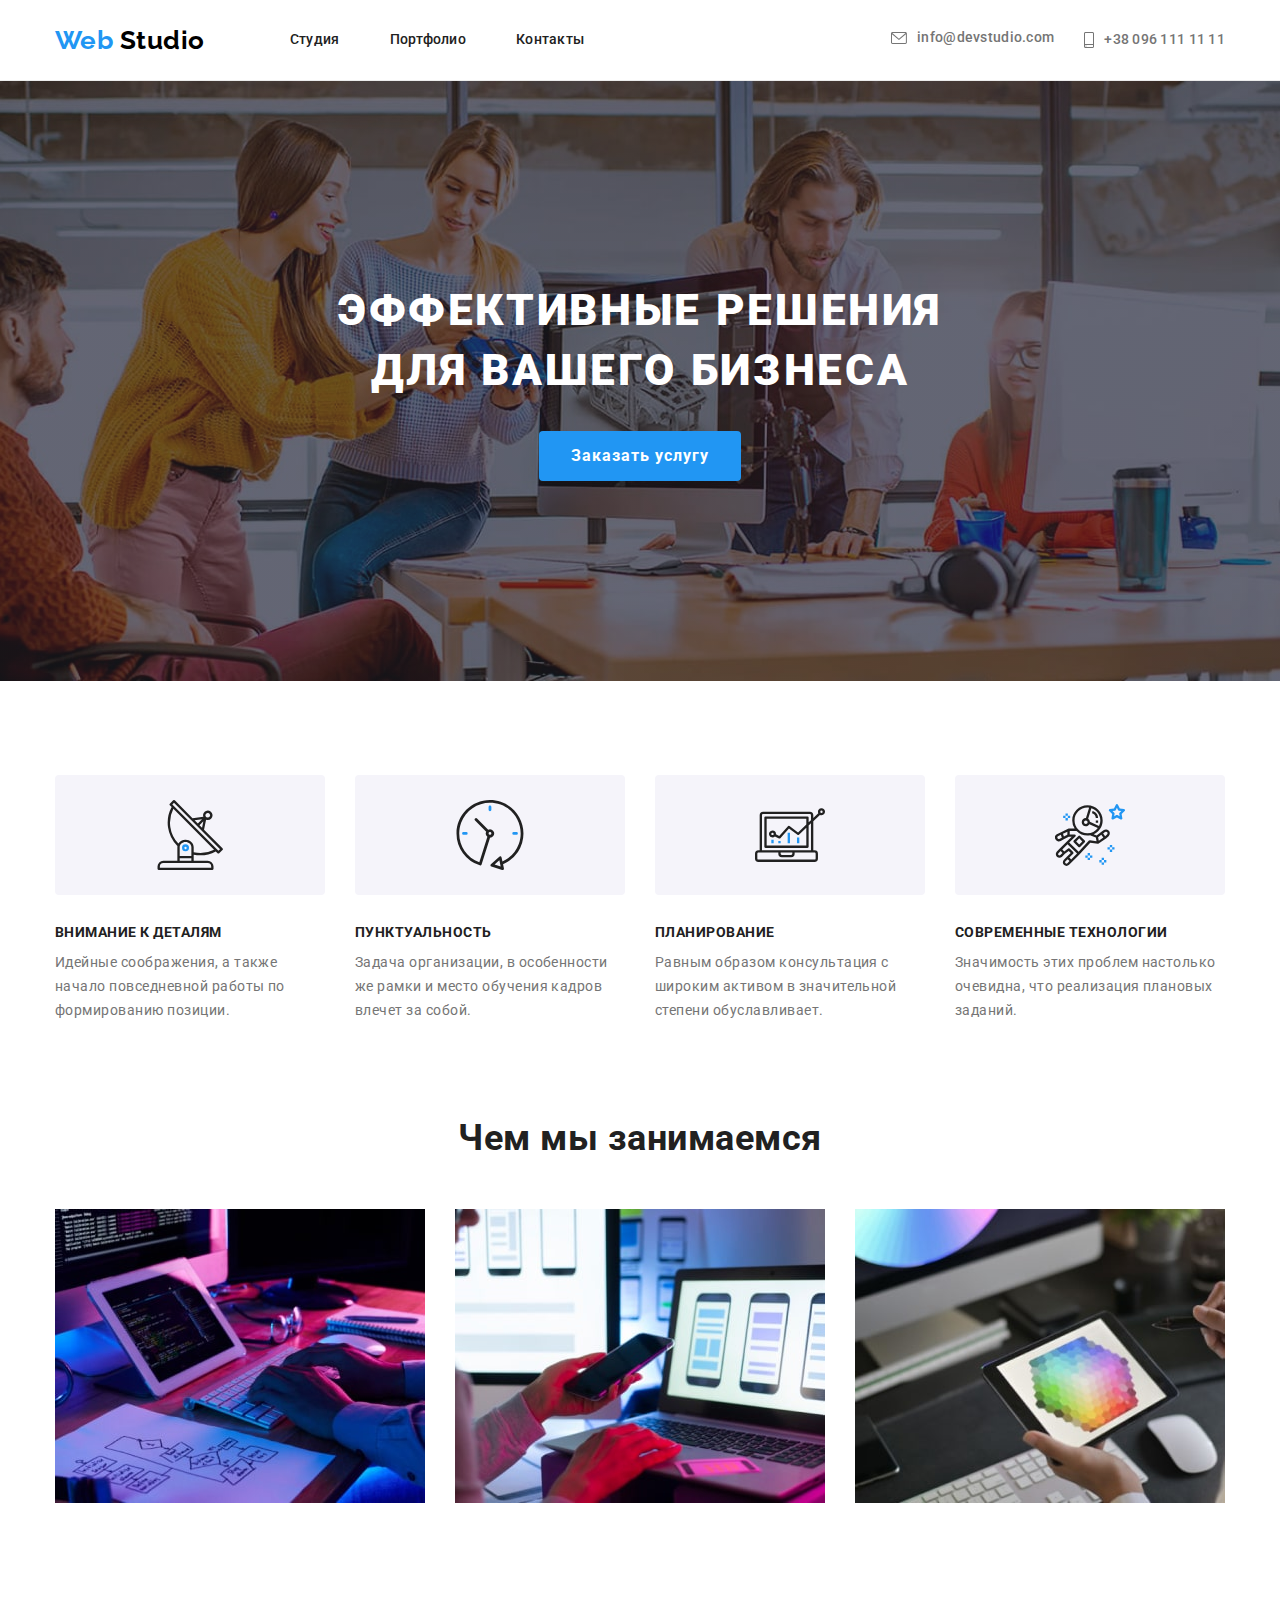
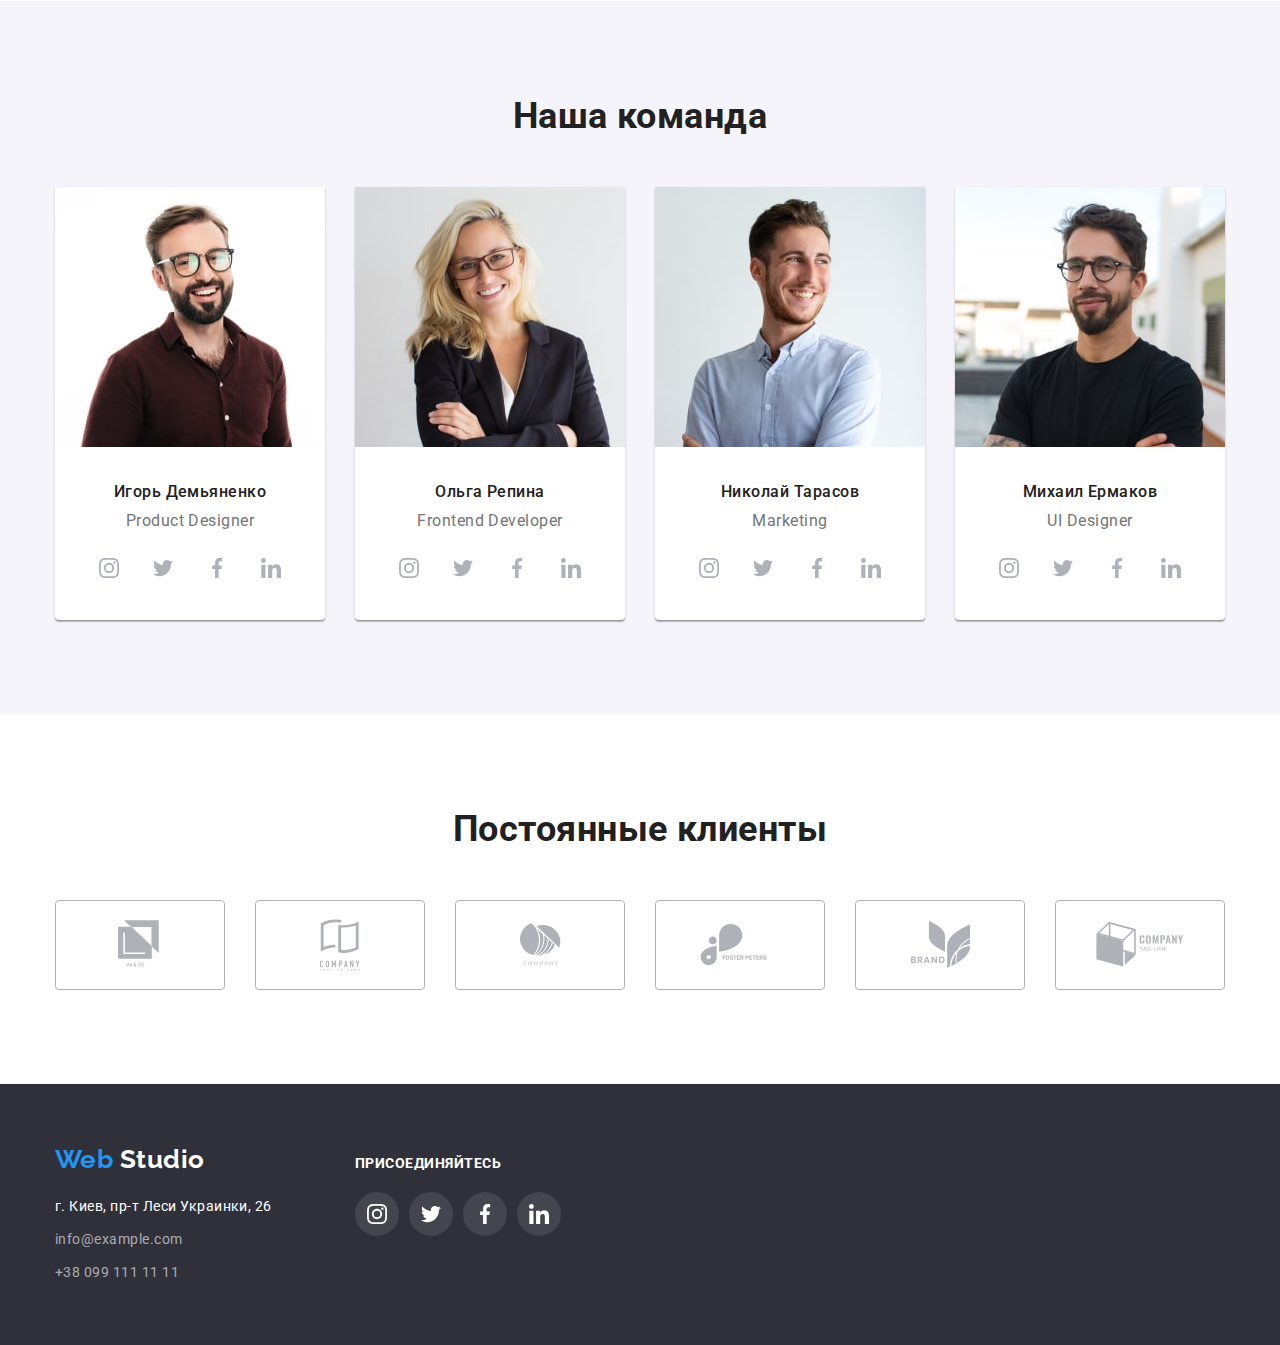
<file: index.html>
<!DOCTYPE html>
<html lang="ru">
  <head>
    <meta charset="UTF-8" />
    <meta name="viewport" content="width=device-width, initial-scale=1.0" />
    <title>Web Studio</title>
    <link
      href="https://fonts.googleapis.com/css2?family=Raleway:wght@700&family=Roboto:wght@400;500;700;900&display=swap"
      rel="stylesheet"
    />
    <link rel="stylesheet" href="./css/normalize.css" />
    <link rel="stylesheet" href="./css/styles.css" />
  </head>
  <body>
    <header class="header">
      <div class="flex-container">
        <a href="./index.html" class="logo link"
          ><span class="logo-accent">Web</span> Studio</a
        >
        <nav>
          <ul class="list site-nav">
            <li class="item">
              <a href="./index.html" class="link page-nav">Студия</a>
            </li>
            <li class="item">
              <a href="./portfolio.html" class="link page-nav">Портфолио</a>
            </li>
            <li class="item"><a href="#" class="link page-nav">Контакты</a></li>
          </ul>
        </nav>
        <ul class="list site-nav-phone">
          <li class="item-phone">
            <a href="mailto:info@devstudio.com" class="link phones-nav">
              <svg class="icon-mail">
                <use href="./images/symbol-defs.svg#icon-envelope"></use>
              </svg>
              info@devstudio.com
            </a>
          </li>
          <li class="item-phone">
            <a href="tel:+380961111111" class="link phones-nav">
              <svg class="icon-phone">
                <use href="./images/symbol-defs.svg#icon-smartphone"></use>
              </svg>
              +38 096 111 11 11</a
            >
          </li>
        </ul>
      </div>
    </header>
    <main>
      <!--Hero section-->
      <section class="hero">
        <h1 class="hero-title">Эффективные решения для вашего бизнеса</h1>
        <button class="button">Заказать услугу</button>
      </section>
      <!--Our advantages-->
      <section class="section-advantages">
        <div class="flex-container">
          <h2 hidden>Наши преимущества</h2>
          <ul class="list advantages-list">
            <li class="item-advantages">
              <div class="bg-advantages">
                <svg class="icon-advantages">
                  <use href="./images/symbol-defs.svg#icon-group"></use>
                </svg>
              </div>
              <h3 class="title">Внимание к деталям</h3>
              <p class="text">
                Идейные соображения, а также начало повседневной работы по
                формированию позиции.
              </p>
            </li>
            <li class="item-advantages">
              <div class="bg-advantages">
                <svg class="icon-advantages">
                  <use href="./images/symbol-defs.svg#icon-clock"></use>
                </svg>
              </div>
              <h3 class="title">Пунктуальность</h3>
              <p class="text">
                Задача организации, в особенности же рамки и место обучения
                кадров влечет за собой.
              </p>
            </li>
            <li class="item-advantages">
              <div class="bg-advantages">
                <svg class="icon-advantages">
                  <use href="./images/symbol-defs.svg#icon-diagram"></use>
                </svg>
              </div>
              <h3 class="title">Планирование</h3>
              <p class="text">
                Равным образом консультация с широким активом в значительной
                степени обуславливает.
              </p>
            </li>
            <li class="item-advantages">
              <div class="bg-advantages">
                <svg class="icon-advantages">
                  <use href="./images/symbol-defs.svg#icon-astronaut"></use>
                </svg>
              </div>
              <h3 class="title">Современные технологии</h3>
              <p class="text">
                Значимость этих проблем настолько очевидна, что реализация
                плановых заданий.
              </p>
            </li>
          </ul>
        </div>
      </section>
      <!--What we do-->
      <section class="section-services">
        <div class="block-container">
          <h2 class="section-title">Чем мы занимаемся</h2>
          <ul class="list services-list">
            <li class="item-services">
              <img
                src="./images/desktopnye-prilozheniya.jpg"
                alt="Разработка десктопных приложений"
                width="370"
              />
              <!-- <h3 class="title">Десктопные приложения</h3> -->
            </li>
            <li class="item-services">
              <img
                src="./images/mobilnye-prilozheniya.jpg"
                alt="Разработка мобильных приложений"
                width="370"
              />
              <!-- <h3 class="title">Мобильные приложения</h3> -->
            </li>
            <li class="item-services">
              <img src="./images/dizajnerskie-resheniya.jpg" alt="Разработка
              дизайна width="370"">
              <!-- <h3 class="title">Дизайнерские решения</h3> -->
            </li>
          </ul>
        </div>
      </section>
      <!--Our team-->
      <section class="section-team">
        <div class="block-container">
          <h2 class="section-title">Наша команда</h2>
          <ul class="list team-list">
            <li class="item-team">
              <img
                src="./images/Igor-Demyanenko.jpg"
                alt="Фото Игорь Демьяненко"
                width="270"
              />
              <h3 class="title">Игорь Демьяненко</h3>
              <p class="text">Product Designer</p>
              <ul class="list social-list-team">
                <li>
                  <a
                    class="social-link-team"
                    href="https://www.instagram.com/"
                    target="_blank"
                    rel="noopener noreferrer"
                    aria-label="Instagram"
                  >
                    <svg class="social-icon-team">
                      <use href="./images/symbol-defs.svg#icon-instagram"></use>
                    </svg>
                  </a>
                </li>
                <li>
                  <a
                    class="social-link-team"
                    href="https://twitter.com/"
                    target="_blank"
                    rel="noopener noreferrer"
                    aria-label="Twitter"
                  >
                    <svg class="social-icon-team">
                      <use href="./images/symbol-defs.svg#icon-twitter"></use>
                    </svg>
                  </a>
                </li>
                <li>
                  <a
                    class="social-link-team"
                    href="#"
                    target="_blank"
                    rel="noopener noreferrer"
                    aria-label="Facebook"
                  >
                    <svg class="social-icon-team">
                      <use href="./images/symbol-defs.svg#icon-facebook"></use>
                    </svg>
                  </a>
                </li>
                <li>
                  <a
                    class="social-link-team"
                    href="https://www.linkedin.com/"
                    target="_blank"
                    rel="noopener noreferrer"
                    aria-label="Linkedin"
                  >
                    <svg class="social-icon-team">
                      <use href="./images/symbol-defs.svg#icon-linkedin"></use>
                    </svg>
                  </a>
                </li>
              </ul>
            </li>
            <li class="item-team">
              <img
                src="./images/Olga-Repina.jpg"
                alt="Фото Ольга Репина"
                width="270"
              />
              <h3 class="title">Ольга Репина</h3>
              <p class="text">Frontend Developer</p>
              <ul class="list social-list-team">
                <li>
                  <a
                    class="social-link-team"
                    href="https://www.instagram.com/"
                    target="_blank"
                    rel="noopener noreferrer"
                    aria-label="Instagram"
                  >
                    <svg class="social-icon-team">
                      <use href="./images/symbol-defs.svg#icon-instagram"></use>
                    </svg>
                  </a>
                </li>
                <li>
                  <a
                    class="social-link-team"
                    href="https://twitter.com/"
                    target="_blank"
                    rel="noopener noreferrer"
                    aria-label="Twitter"
                  >
                    <svg class="social-icon-team">
                      <use href="./images/symbol-defs.svg#icon-twitter"></use>
                    </svg>
                  </a>
                </li>
                <li>
                  <a
                    class="social-link-team"
                    href="#"
                    target="_blank"
                    rel="noopener noreferrer"
                    aria-label="Facebook"
                  >
                    <svg class="social-icon-team">
                      <use href="./images/symbol-defs.svg#icon-facebook"></use>
                    </svg>
                  </a>
                </li>
                <li>
                  <a
                    class="social-link-team"
                    href="https://www.linkedin.com/"
                    target="_blank"
                    rel="noopener noreferrer"
                    aria-label="Linkedin"
                  >
                    <svg class="social-icon-team">
                      <use href="./images/symbol-defs.svg#icon-linkedin"></use>
                    </svg>
                  </a>
                </li>
              </ul>
            </li>
            <li class="item-team">
              <img
                src="./images/Nikolaj-Tarasov.jpg"
                alt="Фото Николай Тарасов"
                width="270"
              />
              <h3 class="title">Николай Тарасов</h3>
              <p class="text">Marketing</p>
              <ul class="list social-list-team">
                <li>
                  <a
                    class="social-link-team"
                    href="https://www.instagram.com/"
                    target="_blank"
                    rel="noopener noreferrer"
                    aria-label="Instagram"
                  >
                    <svg class="social-icon-team">
                      <use href="./images/symbol-defs.svg#icon-instagram"></use>
                    </svg>
                  </a>
                </li>
                <li>
                  <a
                    class="social-link-team"
                    href="https://twitter.com/"
                    target="_blank"
                    rel="noopener noreferrer"
                    aria-label="Twitter"
                  >
                    <svg class="social-icon-team">
                      <use href="./images/symbol-defs.svg#icon-twitter"></use>
                    </svg>
                  </a>
                </li>
                <li>
                  <a
                    class="social-link-team"
                    href="#"
                    target="_blank"
                    rel="noopener noreferrer"
                    aria-label="Facebook"
                  >
                    <svg class="social-icon-team">
                      <use href="./images/symbol-defs.svg#icon-facebook"></use>
                    </svg>
                  </a>
                </li>
                <li>
                  <a
                    class="social-link-team"
                    href="https://www.linkedin.com/"
                    target="_blank"
                    rel="noopener noreferrer"
                    aria-label="Linkedin"
                  >
                    <svg class="social-icon-team">
                      <use href="./images/symbol-defs.svg#icon-linkedin"></use>
                    </svg>
                  </a>
                </li>
              </ul>
            </li>
            <li class="item-team">
              <img
                src="./images/Mihail-Ermakov.jpg"
                alt="Фото Михаил Ермаков"
                width="270"
              />
              <h3 class="title">Михаил Ермаков</h3>
              <p class="text">UI Designer</p>
              <ul class="list social-list-team">
                <li>
                  <a
                    class="social-link-team"
                    href="https://www.instagram.com/"
                    target="_blank"
                    rel="noopener noreferrer"
                    aria-label="Instagram"
                  >
                    <svg class="social-icon-team">
                      <use href="./images/symbol-defs.svg#icon-instagram"></use>
                    </svg>
                  </a>
                </li>
                <li>
                  <a
                    class="social-link-team"
                    href="https://twitter.com/"
                    target="_blank"
                    rel="noopener noreferrer"
                    aria-label="Twitter"
                  >
                    <svg class="social-icon-team">
                      <use href="./images/symbol-defs.svg#icon-twitter"></use>
                    </svg>
                  </a>
                </li>
                <li>
                  <a
                    class="social-link-team"
                    href="#"
                    target="_blank"
                    rel="noopener noreferrer"
                    aria-label="Facebook"
                  >
                    <svg class="social-icon-team">
                      <use href="./images/symbol-defs.svg#icon-facebook"></use>
                    </svg>
                  </a>
                </li>
                <li>
                  <a
                    class="social-link-team"
                    href="https://www.linkedin.com/"
                    target="_blank"
                    rel="noopener noreferrer"
                    aria-label="Linkedin"
                  >
                    <svg class="social-icon-team">
                      <use href="./images/symbol-defs.svg#icon-linkedin"></use>
                    </svg>
                  </a>
                </li>
              </ul>
            </li>
          </ul>
        </div>
      </section>
      <!--Regular customers-->
      <section class="section-customers">
        <div class="block-container">
          <h2 class="section-title">Постоянные клиенты</h2>
          <ul class="list customers-list">
            <li class="item-customer">
              <a
                class="customer-link"
                href="#"
                target="_blank"
                rel="noopener noreferrer"
                aria-label="COMPANY TAGLINE HERE"
              >
                <svg class="icon-customer logo-1">
                  <use href="./images/symbol-defs.svg#icon-logo-1"></use>
                </svg>
              </a>
            </li>
            <li class="item-customer">
              <a
                class="customer-link"
                href="#"
                target="_blank"
                rel="noopener noreferrer"
                aria-label="COMPANY"
              >
                <svg class="icon-customer logo-2">
                  <use href="./images/symbol-defs.svg#icon-logo-2"></use>
                </svg>
              </a>
            </li>
            <li class="item-customer">
              <a
                class="customer-link"
                href="#"
                target="_blank"
                rel="noopener noreferrer"
                aria-label="YA & CO"
              >
                <svg class="icon-customer logo-3">
                  <use href="./images/symbol-defs.svg#icon-logo-3"></use>
                </svg>
              </a>
            </li>
            <li class="item-customer">
              <a
                class="customer-link"
                href="#"
                target="_blank"
                rel="noopener noreferrer"
                aria-label="FOSTER PETERS"
              >
                <svg class="icon-customer logo-4">
                  <use href="./images/symbol-defs.svg#icon-logo-4"></use>
                </svg>
              </a>
            </li>
            <li class="item-customer">
              <a
                class="customer-link"
                href="#"
                target="_blank"
                rel="noopener noreferrer"
                aria-label="BRAND"
              >
                <svg class="icon-customer logo-5">
                  <use href="./images/symbol-defs.svg#icon-logo-5"></use>
                </svg>
              </a>
            </li>
            <li class="item-customer">
              <a
                class="customer-link"
                href="#"
                target="_blank"
                rel="noopener noreferrer"
                aria-label="COMPANY TAGLINE"
              >
                <svg class="icon-customer logo-6">
                  <use href="./images/symbol-defs.svg#icon-logo-6"></use>
                </svg>
              </a>
            </li>
          </ul>
        </div>
      </section>
    </main>
    <footer>
      <div class="flex-container">
        <!--Contacts-->
        <div class="addres-container">
          <a href="./index.html" class="footer-logo link"
            ><span class="logo-accent">Web</span> Studio</a
          >
          <addres>
            <ul class="addres list">
              <li class="item-addres">
                <a
                  href="https://goo.gl/maps/sVTpTt4ChwsojPR68"
                  target="_blank"
                  rel="noopener noreferrer"
                  class="link addres"
                  >г. Киев, пр-т Леси Украинки, 26</a
                >
              </li>
              <li class="item-addres">
                <a href="mailto:info@example.com" class="link contacts"
                  >info@example.com</a
                >
              </li>
              <li class="item-addres">
                <a href="tel:+380991111111" class="link contacts"
                  >+38 099 111 11 11</a
                >
              </li>
            </ul>
          </addres>
        </div>
        <!--Social links-->
        <div class="social-container">
          <h3 class="footer-title">Присоединяйтесь</h3>
          <ul class="list social-list-footer">
            <li>
              <a
                class="social-link-footer"
                href="https://www.instagram.com/"
                target="_blank"
                rel="noopener noreferrer"
                aria-label="Instagram"
              >
                <svg class="social-icon-footer">
                  <use href="./images/symbol-defs.svg#icon-instagram"></use>
                </svg>
              </a>
            </li>
            <li>
              <a
                class="social-link-footer"
                href="https://twitter.com/"
                target="_blank"
                rel="noopener noreferrer"
                aria-label="Twitter"
              >
                <svg class="social-icon-footer">
                  <use href="./images/symbol-defs.svg#icon-twitter"></use>
                </svg>
              </a>
            </li>
            <li>
              <a
                class="social-link-footer"
                href="https://www.facebook.com/"
                target="_blank"
                rel="noopener noreferrer"
                aria-label="Facebook"
              >
                <svg class="social-icon-footer">
                  <use href="./images/symbol-defs.svg#icon-facebook"></use>
                </svg>
              </a>
            </li>
            <li>
              <a
                class="social-link-footer"
                href="https://www.linkedin.com/"
                target="_blank"
                rel="noopener noreferrer"
                aria-label="Linkedin"
              >
                <svg class="social-icon-footer">
                  <use href="./images/symbol-defs.svg#icon-linkedin"></use>
                </svg>
              </a>
            </li>
          </ul>
        </div>
      </div>
    </footer>
  </body>
</html>
</file>
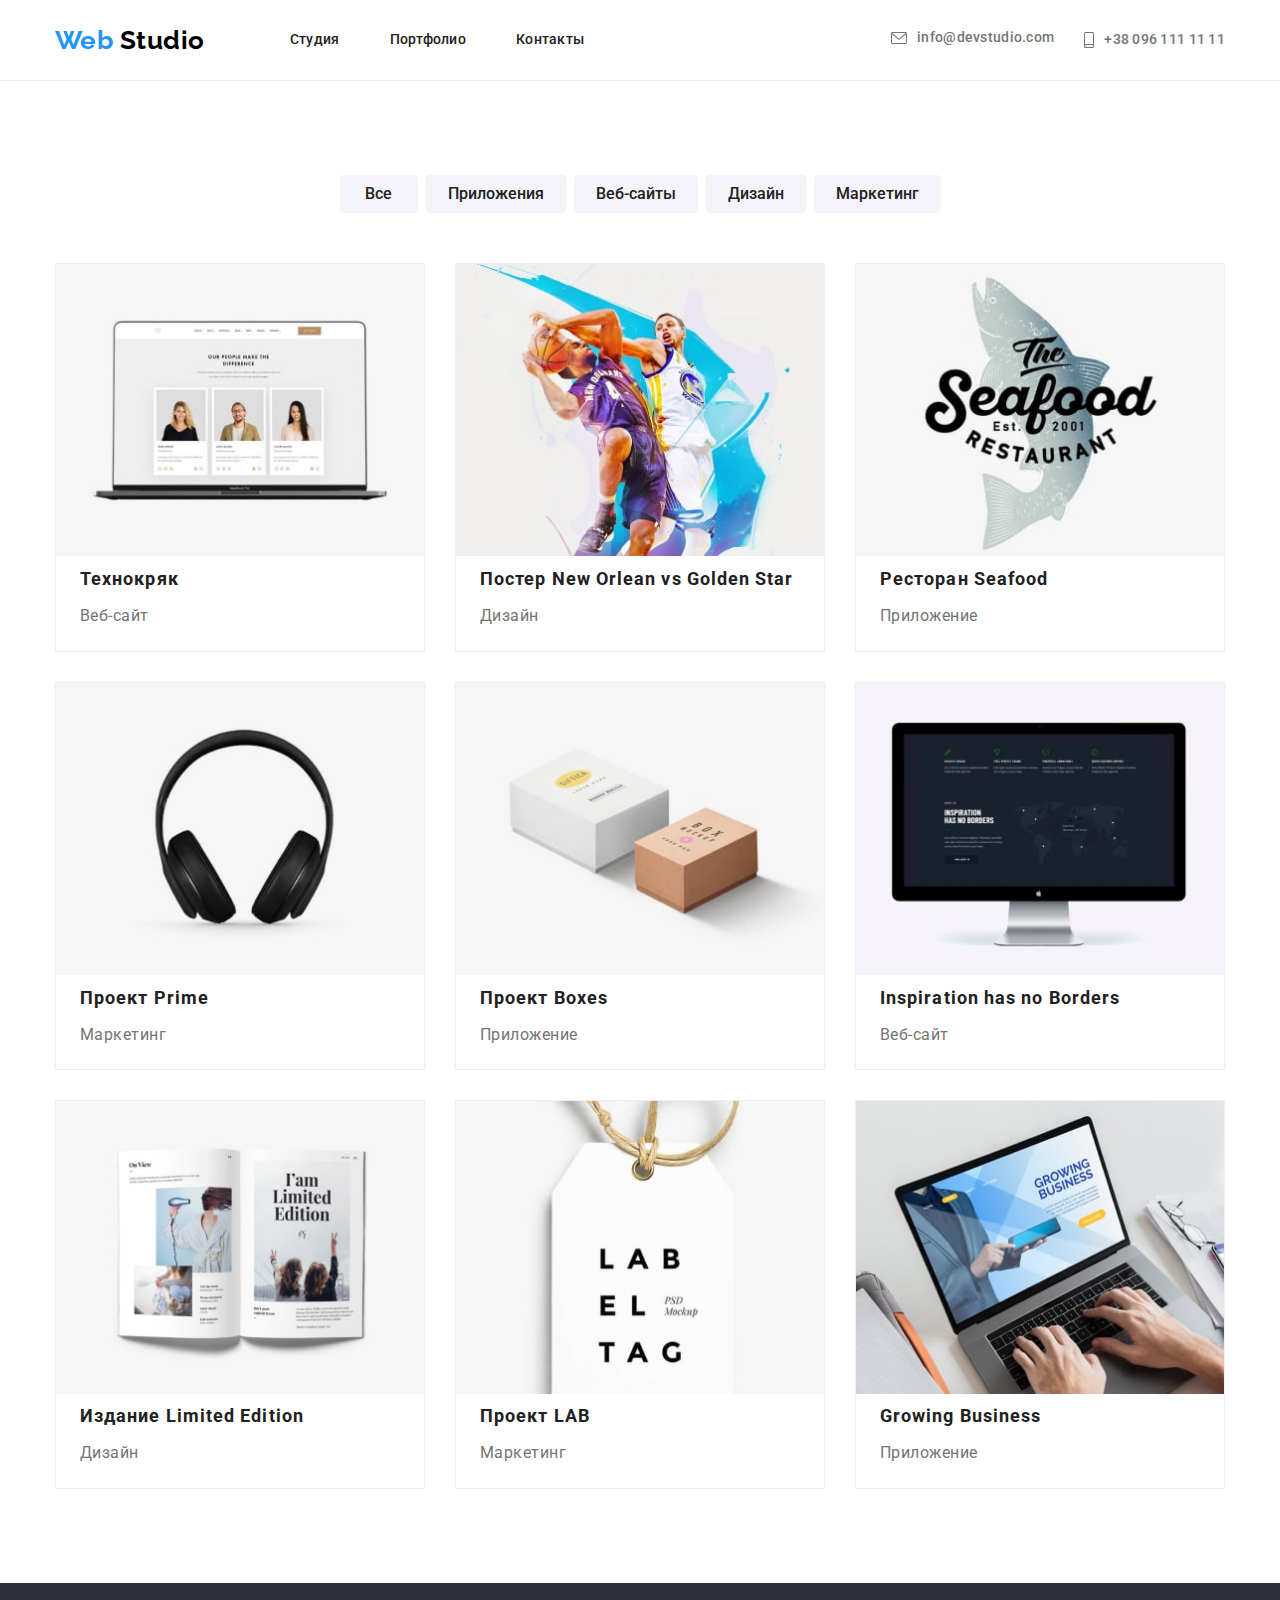
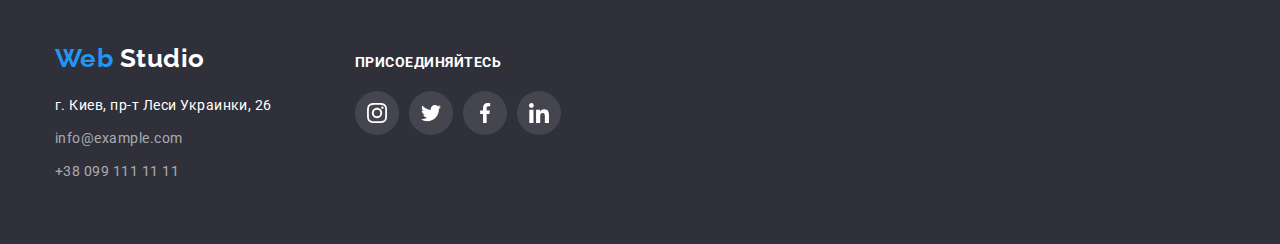
<file: portfolio.html>
<!DOCTYPE html>
<html lang="ru">
  <head>
    <meta charset="UTF-8" />
    <meta name="viewport" content="width=device-width, initial-scale=1.0" />
    <title>Потрфолио</title>
    <link
      href="https://fonts.googleapis.com/css2?family=Raleway:wght@700&family=Roboto:wght@400;500;700;900&display=swap"
      rel="stylesheet"
    />
    <link rel="stylesheet" href="./css/normalize.css" />
    <link rel="stylesheet" href="./css/styles.css" />
  </head>
  <body>
    <header class="header">
      <div class="flex-container">
        <a href="./index.html" class="logo link"
          ><span class="logo-accent">Web</span> Studio</a
        >
        <nav>
          <ul class="list site-nav">
            <li class="item">
              <a href="./index.html" class="link page-nav">Студия</a>
            </li>
            <li class="item">
              <a href="./portfolio.html" class="link page-nav">Портфолио</a>
            </li>
            <li class="item"><a href="#" class="link page-nav">Контакты</a></li>
          </ul>
        </nav>
        <ul class="list site-nav-phone">
          <li class="item-phone">
            <a href="mailto:info@devstudio.com" class="link phones-nav">
              <svg class="icon-mail">
                <use href="./images/symbol-defs.svg#icon-envelope"></use>
              </svg>
              info@devstudio.com
            </a>
          </li>
          <li class="item-phone">
            <a href="tel:+380961111111" class="link phones-nav">
              <svg class="icon-phone">
                <use href="./images/symbol-defs.svg#icon-smartphone"></use>
              </svg>
              +38 096 111 11 11</a
            >
          </li>
        </ul>
      </div>
    </header>
    <main>
      <!--portfolio filter-->
      <section class="section-filter">
        <div class="block-container">
          <ul class="portfolio-filter list">
            <li class="item-filter">
              <button type="button" class="portfolio-nav-button">Все</button>
            </li>
            <li class="item-filter">
              <button type="button" class="portfolio-nav-button">
                Приложения
              </button>
            </li>
            <li class="item-filter">
              <button type="button" class="portfolio-nav-button">
                Веб-сайты
              </button>
            </li>
            <li class="item-filter">
              <button type="button" class="portfolio-nav-button">Дизайн</button>
            </li>
            <li class="item-filter">
              <button type="button" class="portfolio-nav-button">
                Маркетинг
              </button>
            </li>
          </ul>
        </div>
      </section>
      <!--list of works-->
      <section class="section-works">
        <div class="block-container">
          <h1 hidden>Все работы Web Studio</h1>
          <ul class="list work-list">
            <li class="item-work">
              <a href="#" class="link">
                <img src="./images/tehnokryak.jpg" alt="Технокряк" />
                <h2 class="title">Технокряк</h2>
                <p class="name">Веб-сайт</p>
                <!-- <p>
                  Технокряк это современная площадка распространения коронавируса.
                  Компании используют эту платформу для цифрового шпионажа и атак
                  на защищённые сервера конкурентов.
                </p> -->
              </a>
            </li>
            <li class="item-work">
              <a href="#" class="link">
                <img
                  src="./images/new-orlean-vs-golden-star.jpg"
                  alt="Постер New Orlean vs Golden Star"
                />
                <h2 class="title">Постер New Orlean vs Golden Star</h2>
                <p class="name">Дизайн</p>
                <!-- <p>
                  Lorem ipsum dolor sit amet, consectetur adipisicing elit. Quae
                  voluptates aspernatur rerum aperiam ratione ducimus?
                </p> -->
              </a>
            </li>
            <li class="item-work">
              <a href="#" class="link">
                <img
                  src="./images/restoran-seafood.jpg"
                  alt="Ресторан Seafood"
                />
                <h2 class="title">Ресторан Seafood</h2>
                <p class="name">Приложение</p>
                <!-- <p>
                  Lorem ipsum dolor sit amet, consectetur adipisicing elit. Quae
                  voluptates aspernatur rerum aperiam ratione ducimus?
                </p> -->
              </a>
            </li>
            <li class="item-work">
              <a href="#" class="link">
                <img src="./images/proekt-prime.jpg" alt="Проект Prime" />
                <h2 class="title">Проект Prime</h2>
                <p class="name">Маркетинг</p>
                <!-- <p>
                  Lorem ipsum dolor sit amet, consectetur adipisicing elit. Quae
                  voluptates aspernatur rerum aperiam ratione ducimus?
                </p> -->
              </a>
            </li>
            <li class="item-work">
              <a href="#" class="link">
                <img src="./images/proekt-boxes.jpg" alt="Проект Boxes" />
                <h2 class="title">Проект Boxes</h2>
                <p class="name">Приложение</p>
                <!-- <p>
                  Lorem ipsum dolor sit amet, consectetur adipisicing elit. Quae
                  voluptates aspernatur rerum aperiam ratione ducimus?
                </p> -->
              </a>
            </li>
            <li class="item-work">
              <a href="#" class="link">
                <img
                  src="./images/inspiration-has-no-borders.jpg"
                  alt="Inspiration has no Borders"
                />
                <h2 class="title">Inspiration has no Borders</h2>
                <p class="name">Веб-сайт</p>
                <!-- <p>
                  Lorem ipsum dolor sit amet, consectetur adipisicing elit. Quae
                  voluptates aspernatur rerum aperiam ratione ducimus?
                </p> -->
              </a>
            </li>
            <li class="item-work">
              <a href="#" class="link">
                <img
                  src="./images/izdanie-limited-edition.jpg"
                  alt="Издание Limited Edition"
                />
                <h2 class="title">Издание Limited Edition</h2>
                <p class="name">Дизайн</p>
                <!-- <p>
                  Lorem ipsum dolor sit amet, consectetur adipisicing elit. Quae
                  voluptates aspernatur rerum aperiam ratione ducimus?
                </p> -->
              </a>
            </li>
            <li class="item-work">
              <a href="#" class="link">
                <img src="./images/proekt-lab.jpg" alt="Проект LAB" />
                <h2 class="title">Проект LAB</h2>
                <p class="name">Маркетинг</p>
                <!-- <p>
                  Lorem ipsum dolor sit amet, consectetur adipisicing elit. Quae
                  voluptates aspernatur rerum aperiam ratione ducimus?
                </p> -->
              </a>
            </li>
            <li class="item-work">
              <a href="#" class="link">
                <img
                  src="./images/growing-business.jpg"
                  alt="Growing Business"
                />
                <h2 class="title">Growing Business</h2>
                <p class="name">Приложение</p>
                <!-- <p>
                  Lorem ipsum dolor sit amet, consectetur adipisicing elit. Quae
                  voluptates aspernatur rerum aperiam ratione ducimus?
                </p> -->
              </a>
            </li>
          </ul>
        </div>
      </section>
    </main>
    <footer>
      <div class="flex-container">
        <!--Contacts-->
        <div class="addres-container">
          <a href="./index.html" class="footer-logo link"
            ><span class="logo-accent">Web</span> Studio</a
          >
          <addres>
            <ul class="addres list">
              <li class="item-addres">
                <a
                  href="https://goo.gl/maps/sVTpTt4ChwsojPR68"
                  target="_blank"
                  rel="noopener noreferrer"
                  class="link addres"
                  >г. Киев, пр-т Леси Украинки, 26</a
                >
              </li>
              <li class="item-addres">
                <a href="mailto:info@example.com" class="link contacts"
                  >info@example.com</a
                >
              </li>
              <li class="item-addres">
                <a href="tel:+380991111111" class="link contacts"
                  >+38 099 111 11 11</a
                >
              </li>
            </ul>
          </addres>
        </div>
        <!--Social links-->
        <div class="social-container">
          <h3 class="footer-title">Присоединяйтесь</h3>
          <ul class="list social-list-footer">
            <li>
              <a
                class="social-link-footer"
                href="https://www.instagram.com/"
                target="_blank"
                rel="noopener noreferrer"
                aria-label="Instagram"
              >
                <svg class="social-icon-footer">
                  <use href="./images/symbol-defs.svg#icon-instagram"></use>
                </svg>
              </a>
            </li>
            <li>
              <a
                class="social-link-footer"
                href="https://twitter.com/"
                target="_blank"
                rel="noopener noreferrer"
                aria-label="Twitter"
              >
                <svg class="social-icon-footer">
                  <use href="./images/symbol-defs.svg#icon-twitter"></use>
                </svg>
              </a>
            </li>
            <li>
              <a
                class="social-link-footer"
                href="https://www.facebook.com/"
                target="_blank"
                rel="noopener noreferrer"
                aria-label="Facebook"
              >
                <svg class="social-icon-footer">
                  <use href="./images/symbol-defs.svg#icon-facebook"></use>
                </svg>
              </a>
            </li>
            <li>
              <a
                class="social-link-footer"
                href="https://www.linkedin.com/"
                target="_blank"
                rel="noopener noreferrer"
                aria-label="Linkedin"
              >
                <svg class="social-icon-footer">
                  <use href="./images/symbol-defs.svg#icon-linkedin"></use>
                </svg>
              </a>
            </li>
          </ul>
        </div>
      </div>
    </footer>
  </body>
</html>
</file>
<file: css/styles.css>
html {
  box-sizing: border-box;
}

*,
*::before,
*::after {
  box-sizing: inherit;
}

:root {
  --page-background-color: #ffffff;
  --primary-text-color: #757575;
  --secondary-text-color: #ffffff;
  --title-color: #212121;
  --accent-color: #2196f3;
  --logo-color: #000000;
  --footer-bg: #2f303a;
  --footer-phones: rgba(255, 255, 255, 0.6);
  --button-bg-hover: #188ce8;
  --button-portfolio-bg: #f5f4fa;
  --customer-logo: #afb1b8;
  --social-icon-footer: #ffffff;
  --social-icon-footer-bg: rgba(255, 255, 255, 0.1);
  --social-icon-team: #afb1b8;
  --social-icon-team-hover: #ffffff;
}

body {
  background-color: var(--page-background-color);
  color: var(--primary-text-color);
  font-family: Roboto, sans-serif;
  letter-spacing: 0.03em;
}

footer {
  background-color: var(--footer-bg);
}

.list {
  list-style: none;
}

.link {
  text-decoration: none;
}

.flex-container {
  display: flex;
  margin-left: auto;
  margin-right: auto;
  width: 1200px;
  padding-left: 15px;
  padding-right: 15px;
  align-items: center;
}

.block-container {
  display: block;
  margin-left: auto;
  margin-right: auto;
  width: 1200px;
  padding-left: 15px;
  padding-right: 15px;
}

/* header */

.header {
  border-bottom: 1px solid #ececec;
}

.logo {
  color: var(--logo-color);
  font-family: Raleway, sans-serif;
  font-size: 26px;
  font-weight: 700;
  line-height: 1.19;
}

.logo-accent {
  color: var(--accent-color);
}

.site-nav {
  display: flex;
  padding-left: 0px;
  margin-top: 0px;
  margin-bottom: 0px;
  margin-left: 85px;
}

.site-nav .item:not(:last-child) {
  margin-right: 50px;
}

.site-nav-phone {
  display: flex;
  padding-left: 0px;
  margin-top: 0px;
  margin-bottom: 0px;
  margin-left: auto;
}

.site-nav-phone .item-phone:not(:last-child) {
  margin-right: 30px;
}

.icon-mail {
  width: 16px;
  height: 12px;
  margin-right: 10px;
  fill: currentColor;
}

.icon-phone {
  width: 10px;
  height: 16px;
  margin-right: 10px;
  fill: currentColor;
}

.page-nav {
  display: block;
  padding: 32px 0px;

  color: var(--title-color);
  font-weight: 500;
  font-size: 14px;
  line-height: 1.14px;
  letter-spacing: 0.02em;
}

.page-nav:hover {
  color: var(--accent-color);
}

.page-nav:focus {
  color: var(--accent-color);
}

.phones-nav {
  display: flex;
  align-items: center;
  padding: 32px 0px;

  color: var(--primary-text-color);
  font-weight: 500;
  font-size: 14px;
  line-height: 1.14px;
  letter-spacing: 0.02em;
}

.phones-nav:hover {
  color: var(--accent-color);
}

.phones-nav:focus {
  color: var(--accent-color);
}

/* hero (home page) */
.hero {
  padding-top: 200px;
  padding-bottom: 200px;

  text-align: center;
  height: 600px;
  background-color: grey;
  background-image: linear-gradient(
      rgba(47, 48, 58, 0.4),
      rgba(47, 48, 58, 0.4)
    ),
    url("../images/effektivnye-resheniya.jpg");
  background-repeat: no-repeat;
  background-position: center;
}

.hero-title {
  width: 696px;
  margin-top: 0px;
  margin-bottom: 30px;
  margin-left: auto;
  margin-right: auto;

  color: var(--secondary-text-color);
  font-weight: 900;
  font-size: 44px;
  line-height: 1.36;
  letter-spacing: 0.06em;
  text-transform: uppercase;
}

.button {
  display: inline-block;
  min-width: 200px;
  height: 50px;
  padding: 10px 32px;
  border-radius: 4px;
  border-width: 0px;

  color: var(--secondary-text-color);
  background-color: var(--accent-color);
  font-weight: 700;
  font-size: 16px;
  line-height: 1.84;
  letter-spacing: 0.06em;
}

.button:hover {
  background-color: var(--button-bg-hover);
}

.button:focus {
  background-color: var(--button-bg-hover);
}

/* all section title (home page) */
.section-title {
  margin-top: 0px;
  margin-bottom: 50px;

  color: var(--title-color);
  font-weight: 700;
  font-size: 36px;
  line-height: 1.17;
  text-align: center;
}

/* advantages (home page) */
.section-advantages {
  padding-top: 94px;
  padding-bottom: 94px;
}

.advantages-list {
  display: flex;
  padding-left: 0px;
  margin-top: 0px;
  margin-bottom: 0px;
}

.item-advantages {
  width: 270px;
}

.item-advantages:not(:last-child) {
  margin-right: 30px;
}

.bg-advantages {
  display: flex;
  height: 120px;
  align-items: center;
  justify-content: center;

  background-color: var(--button-portfolio-bg);
  border-radius: 4px;
}

.icon-advantages {
  display: block;
  width: 70px;
  height: 70px;
}

.section-advantages .title {
  margin-top: 30px;
  margin-bottom: 10px;

  color: var(--title-color);
  font-weight: 700;
  font-size: 14px;
  line-height: 1.14;
  text-transform: uppercase;
}

.section-advantages .text {
  margin-top: 0px;
  margin-bottom: 0px;

  font-size: 14px;
  line-height: 1.71;
}

/* services (home page) */
.section-services {
  padding-bottom: 94px;
}

.services-list {
  display: flex;
  padding-left: 0px;
  margin-top: 0px;
  margin-bottom: 0px;
}

.services-list .title {
  margin-top: 27px;
  margin-bottom: 27px;

  color: var(--secondary-text-color);
  font-weight: 700;
  font-size: 14px;
  line-height: 1.14;
  text-transform: uppercase;
}

.item-services:not(:last-child) {
  margin-right: 30px;
}

/* team (home page) */
.section-team {
  padding-top: 94px;
  padding-bottom: 94px;

  background-color: var(--button-portfolio-bg);
}

.team-list {
  display: flex;
  padding-left: 0px;
  margin-top: 0px;
  margin-bottom: 0px;
}

.item-team {
  border-bottom-left-radius: 4px;
  border-bottom-right-radius: 4px;
  box-shadow: 0px 2px 1px rgba(0, 0, 0, 0.2), 0px 1px 1px rgba(0, 0, 0, 0.14),
    0px 1px 3px rgba(0, 0, 0, 0.12);
  background-color: var(--page-background-color);
}

.item-team:not(:last-child) {
  margin-right: 30px;
}

.section-team .title {
  margin-top: 30px;
  margin-bottom: 10px;

  color: var(--title-color);
  font-weight: 500;
  font-size: 16px;
  line-height: 1.19;
  text-align: center;
}

.section-team .text {
  margin-top: 0px;
  margin-bottom: 16px;

  font-size: 16px;
  line-height: 1.19;
  text-align: center;
}

.social-list-team {
  display: flex;
  padding-left: 0px;
  justify-content: center;
}

.social-link-team {
  display: flex;
  align-items: center;
  justify-content: center;
  width: 44px;
  height: 44px;

  color: var(--social-icon-team);
}

.social-list-team li:not(:last-child) {
  margin-right: 10px;
  margin-bottom: 30px;
}

.social-link-team:hover {
  background-color: var(--accent-color);
  border-radius: 50%;
  color: var(--social-icon-team-hover);
}

.social-link-team:focus {
  background-color: var(--accent-color);
  border-radius: 50%;
  color: var(--social-icon-team-hover);
}

.social-icon-team {
  width: 20px;
  height: 20px;

  fill: currentColor;
}

/*Regular customers*/
.section-customers {
  padding-top: 94px;
  padding-bottom: 94px;
}

.customers-list {
  display: flex;
  padding-left: 0px;
  margin-top: 0px;
  margin-bottom: 0px;
}

.item-customer {
  margin-right: 30px;
}

.item-customer:last-child {
  margin-right: 0px;
}

.customer-link {
  fill: var(--customer-logo);
  display: flex;
  align-items: center;
  justify-content: center;
  width: 170px;
  height: 90px;
  border: 1px solid var(--customer-logo);
  border-radius: 4px;
  color: var(--customer-logo);
}

.customer-link:hover {
  color: var(--accent-color);
  border-color: var(--accent-color);
}

.customer-link:focus {
  color: var(--accent-color);
  border-color: var(--accent-color);
}

.icon-customer {
  display: block;
  fill: currentColor;
}

.logo-1 {
  width: 45px;
  height: 50px;
}

.logo-2 {
  width: 40px;
  height: 52px;
}

.logo-3 {
  width: 41px;
  height: 43px;
}

.logo-4 {
  width: 80px;
  height: 42px;
}

.logo-5 {
  width: 59px;
  height: 47px;
}

.logo-6 {
  width: 88px;
  height: 45px;
}
/*footer*/

footer .flex-container {
  align-items: stretch;
}

.addres-container {
  display: block;
  width: 270px;
  margin-right: 30px;
}

.footer-logo {
  display: block;
  margin-top: 60px;
  margin-bottom: 20px;

  color: var(--secondary-text-color);
  font-family: Raleway, sans-serif;
  font-weight: 700;
  font-size: 26px;
  line-height: 1.19;
}

.addres {
  padding-left: 0px;
  margin-top: 0px;
  margin-bottom: 60px;

  color: var(--secondary-text-color);
  font-size: 14px;
  line-height: 1.71;
}

.contacts {
  color: var(--footer-phones);
  font-size: 14px;
  line-height: 1.71;
}

.item-addres:not(:last-child) {
  margin-bottom: 9px;
}

.social-container {
  display: block;
  width: 270px;
  margin-right: 30px;
}

.social-list-footer {
  display: flex;
  padding-left: 0px;
  margin-top: 0px;
  margin-bottom: 0px;
}

.social-link-footer {
  display: flex;
  align-items: center;
  justify-content: center;
  width: 44px;
  height: 44px;

  background-color: var(--social-icon-footer-bg);
  border-radius: 50%;
}

.social-link-footer:hover {
  background-color: var(--accent-color);
}

.social-link-footer:focus {
  background-color: var(--accent-color);
}

.social-icon-footer {
  width: 20px;
  height: 20px;

  fill: var(--social-icon-footer);
}

.social-list-footer li:not(:last-child) {
  margin-right: 10px;
}

.footer-title {
  margin-top: 72px;
  margin-bottom: 20px;

  color: var(--secondary-text-color);
  font-weight: 700;
  font-size: 14px;
  line-height: 1.14;
  text-transform: uppercase;
}

/* portfolio navigation (portfolio page) */
.section-filter {
  padding-top: 94px;
  padding-bottom: 50px;
}

.portfolio-filter {
  display: flex;
  margin-top: 0px;
  margin-bottom: 0px;
  padding-left: 0px;
  justify-content: center;
}

.item-filter:not(:last-child) {
  margin-right: 8px;
}

.portfolio-nav-button {
  display: inline-block;
  min-width: 78px;
  height: 38px;
  padding-bottom: 6px;
  padding-left: 22px;
  padding-right: 22px;
  padding-top: 6px;
  border-radius: 4px;
  border-width: 0px;

  background-color: var(--button-portfolio-bg);
  color: var(--title-color);
  font-weight: 500;
  font-size: 16px;
  line-height: 1.62;
}

.portfolio-nav-button:hover {
  background-color: var(--accent-color);
  color: var(--secondary-text-color);
  box-shadow: 0px 2px 2px rgba(0, 0, 0, 0.12), 0px 1px 2px rgba(0, 0, 0, 0.08),
    0px 3px 1px rgba(0, 0, 0, 0.1);
}

.portfolio-nav-button:focus {
  background-color: var(--accent-color);
  color: var(--secondary-text-color);
  box-shadow: 0px 2px 2px rgba(0, 0, 0, 0.12), 0px 1px 2px rgba(0, 0, 0, 0.08),
    0px 3px 1px rgba(0, 0, 0, 0.1);
}

/* list of works (portfolio page) */
.section-works {
  padding-bottom: 94px;
}

.work-list {
  display: flex;
  flex-wrap: wrap;
  margin-top: 0px;
  margin-bottom: 0px;
  padding-left: 0px;
}

.item-work {
  margin-right: 30px;
  margin-bottom: 30px;
  border: 1px solid #eeeeee;
}

.item-work img {
  width: 368px;
}

.item-work:nth-child(3n + 3) {
  margin-right: 0px;
}

.item-work:nth-last-child(-n + 3) {
  margin-bottom: 0px;
}

.item-work:hover {
  box-sizing: border-box;
  box-shadow: 1px 4px 6px rgba(0, 0, 0, 0.16), 0px 4px 4px rgba(0, 0, 0, 0.06),
    0px 1px 1px rgba(0, 0, 0, 0.12);
}

.item-work:focus {
  box-sizing: border-box;
  box-shadow: 1px 4px 6px rgba(0, 0, 0, 0.16), 0px 4px 4px rgba(0, 0, 0, 0.06),
    0px 1px 1px rgba(0, 0, 0, 0.12);
}
.section-works .title {
  margin-top: 0px;
  margin-bottom: 4px;
  margin-left: 24px;
  margin-right: 24px;
  text-align: left;

  color: var(--title-color);
  font-weight: 700;
  font-size: 18px;
  line-height: 2;
  letter-spacing: 0.06em;
}

.section-works .name {
  margin-top: 0px;
  margin-bottom: 20px;
  margin-left: 24px;
  margin-right: 24px;
  text-align: left;

  color: var(--primary-text-color);
  font-size: 16px;
  line-height: 1.87;
}
</file>
